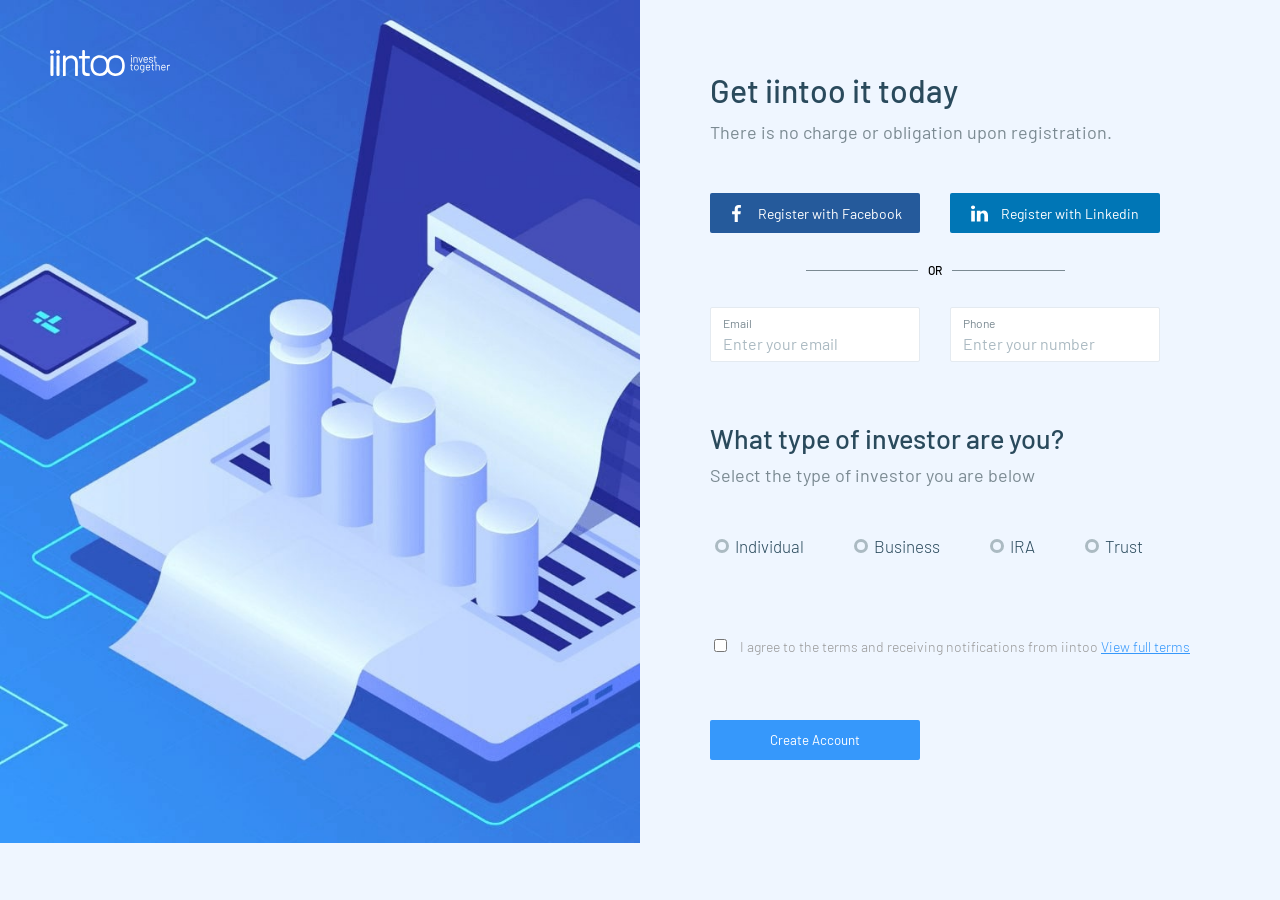
<file: index.html>
<!doctype html>
<html lang="en">
  <head>
    <meta charset="UTF-8" />
    <meta name="viewport" content="width=device-width, initial-scale=1.0" />
    <title>Registration</title>
    <link rel="stylesheet" href="style.css" />
  </head>
  <body>
    <div class="page-container">
      <div class="logo-container">
        <img src="./bg.jpg" alt="" class="header-bg" />
        <img src="./logo.svg" alt="" class="header-logo" />
      </div>
      <div class="main-info">
        <h1 class="right-text">Get iintoo it today</h1>
        <p>There is no charge or obligation upon registration.</p>
        <div class="button-container">
          <button class="button-facebook">
            <img src="./facebook.svg" alt="" class="registration-fb" />
            <span class="social-button"> Register with Facebook</span>
          </button>
          <button class="button-linkedin">
            <img src="./linkedin.svg" alt="" class="registration-lin" />
            <span class="social-button"> Register with Linkedin</span>
          </button>
        </div>
        <div class="or">OR</div>
        <form class="registration-form">
          <div class="inputs-row">
            <div class="input-box">
              <label class="input-label" for="email">Email</label>
              <input
                class="input-field"
                type="email"
                id="email"
                name="email"
                placeholder="Enter your email"
              />
            </div>

            <div class="input-box">
              <label class="input-label" for="phone">Phone</label>
              <input
                class="input-field"
                type="tel"
                id="phone"
                name="phone"
                placeholder="Enter your number"
              />
            </div>
          </div>
          <div class="type">
            <h2>What type of investor are you?</h2>
            <div class="choice">Select the type of investor you are below</div>
            <div class="investor-types">
              <div class="investor">
                <label>
                  <input type="radio" name="investor" value="individual" />
                  Individual
                </label>
                <div class="tooltip">
                  I am a natural person investing on my own behalf as a sole
                  owner, joint tenant, or tenant in common.
                </div>
              </div>
              <div class="investor">
                <label>
                  <input type="radio" name="investor" value="individual" />
                  Business
                </label>
                <div class="tooltip">
                  I am a natural person investing on my own behalf as a sole
                  owner, joint tenant, or tenant in common.
                </div>
              </div>
              <div class="investor">
                <label>
                  <input type="radio" name="investor" value="individual" /> IRA
                </label>
                <div class="tooltip">
                  I am a natural person investing on my own behalf as a sole
                  owner, joint tenant, or tenant in common.
                </div>
              </div>
              <div class="investor">
                <label>
                  <input type="radio" name="investor" value="individual" />
                  Trust
                </label>
                <div class="tooltip">
                  I am a natural person investing on my own behalf as a sole
                  owner, joint tenant, or tenant in common.
                </div>
              </div>
            </div>
            <label class="agreement">
              <input type="checkbox" required />
              I agree to the terms and receiving notifications from iintoo
              <a href="#">View full terms</a>
            </label>
            <button type="submit" class="create-account">Create Account</button>
          </div>
        </form>
      </div>
    </div>
  </body>
</html>
</file>
<file: style.css>
@import url("https://fonts.googleapis.com/css2?family=Barlow:ital,wght@0,100;0,200;0,300;0,400;0,500;0,600;0,700;0,800;0,900;1,100;1,200;1,300;1,400;1,500;1,600;1,700;1,800;1,900&display=swap");

body {
  background-color: #eff6ff;
  font-family: "barlow", sans-serif;
  font-weight: 300;
  font-size: 16px;
  margin: 0;
}
.page-container {
  display: flex;
}
.logo-container {
  position: relative;
  width: 50%;
  flex-shrink: 0;
}
.main-info {
  padding-left: 70px;
  padding-top: 50px;
  padding-right: 39px;
  padding-bottom: 50px;
  width: 50%;
}
.header-bg {
  width: 100%;
  height: auto;
}
.header-logo {
  position: absolute;
  left: 50px;
  top: 50px;
  width: 120px;
}
.right-text {
  color: #2a4a5c;
  height: 40px;
  font-weight: 500;
  margin-bottom: 10px;
  padding-right: 30px;
}
p {
  color: #7b8a92;
  font-weight: 400;
  margin-top: 10px;
  margin-bottom: 50px;
  font-size: 18px;
}
.button-container {
  display: flex;
  gap: 30px;
}
.registration-fb,
.registration-lin {
  width: 17px;
  height: 17px;
}

.or {
  display: flex;
  justify-content: center;
  align-items: center;
  font-size: 12px;
  font-weight: 500;
  width: 450px;
  margin-top: 30px;
}
.or::before {
  content: "";
  background-color: #7b8a92;
  width: 25%;
  height: 1px;
  margin-right: 10px;
}
.or::after {
  content: "";
  background-color: #7b8a92;
  width: 25%;
  height: 1px;
  margin-left: 10px;
}
.button-facebook {
  display: flex;
  justify-content: center;
  align-items: center;
  border: none;
  border-radius: 2px;
  background-color: #255a9b;
  height: 40px;
  width: 210px;
  cursor: pointer;
}
.button-facebook:hover {
  opacity: 0.8;
  visibility: visible;
  transition: 0.3s;
}
  .social-button {
  font-size: 14px;
  padding-left: 13px;
  color: #ffffff;
}
.button-linkedin {
  display: flex;
  justify-content: center;
  align-items: center;
  border: none;
  border-radius: 2px;
  background-color: #0076b6;
  height: 40px;
  width: 210px;
  cursor: pointer;
}
.button-linkedin:hover {
  opacity: 0.8;
  visibility: visible;
  transition: 0.3s;
}

.inputs-row {
  display: flex;
  gap: 30px;
  margin-top: 30px;
}
.input-box {
  box-sizing: border-box;
  display: flex;
  flex-direction: column;
  gap: 4px;
  width: 210px;
  padding: 8px 12px;
  background-color: #ffffff;
  border: 1px solid #e4eaf0;
  border-radius: 2px;
}
.input-box:focus-within {
  border-color: #c9ddf2;
  box-shadow: inset 3px 0 0 #3698fb;
}

.input-label {
  font-size: 12px;
  font-weight: 400;
  color: #7b8a92;
}

.input-field {
  width: 100%;
  padding: 0;
  border: none;
  outline: none;
  background: transparent;
  font-family: inherit;
  font-size: 16px;
  color: #2a4a5c;
}

.input-field::placeholder {
  color: #abbac2;
}
h2 {
  color: #2a4a5c;
  height: 40px;
  font-weight: 500;
  margin-top: 60px;
  margin-bottom: 2px;
  padding-right: 30px;
  font-size: 27px;
}
.choice {
  color: #7b8a92;
  font-weight: 400;
  margin-top: 2px;
  font-size: 18px;
}
.investor-types {
  display: flex;
  margin-top: 50px;
}
.investor-types label {
  font-size: 17px;
  font-weight: 300;
  color: #2a4a5c;
}
.investor-types {
  display: flex;
  gap: 45px;
}
.investor {
  position: relative;
}
.tooltip {
  position: absolute;
  top: 30px;
  left: 0;
  width: 180px;
  padding: 12px;
  background-color: white;
  color: #7b8a92;
  font-size: 12px;
  opacity: 0;
  visibility: hidden;
}
.investor:hover .tooltip {
  opacity: 1;
  visibility: visible;
}
input[type="radio"] {
  appearance: none;
  width: 14px;
  height: 14px;
  border: 3px solid #abbac2;
  border-radius: 50%;
  cursor: pointer;
}
input[type="radio"]:checked {
  border: 3px solid #3f8be7;
}
.agreement {
  display: block;
  font-family: "Barlow", sans-serif;
  font-size: 14px;
  color: #999999;
  margin-top: 80px;
}
.agreement input {
  margin-right: 10px;
  cursor: pointer;
}
.agreement a {
  color: #3698fb;
}
.create-account {
  display: block;
  width: 210px;
  height: 40px;
  margin-top: 65px;
  border: none;
  background-color: #3698fb;
  color: white;
  border-radius: 2px;
  cursor: pointer;
}
.create-account:hover {
  opacity: 0.8;
  visibility: visible;
}
button,
input {
  font-family: inherit;
}
</file>
